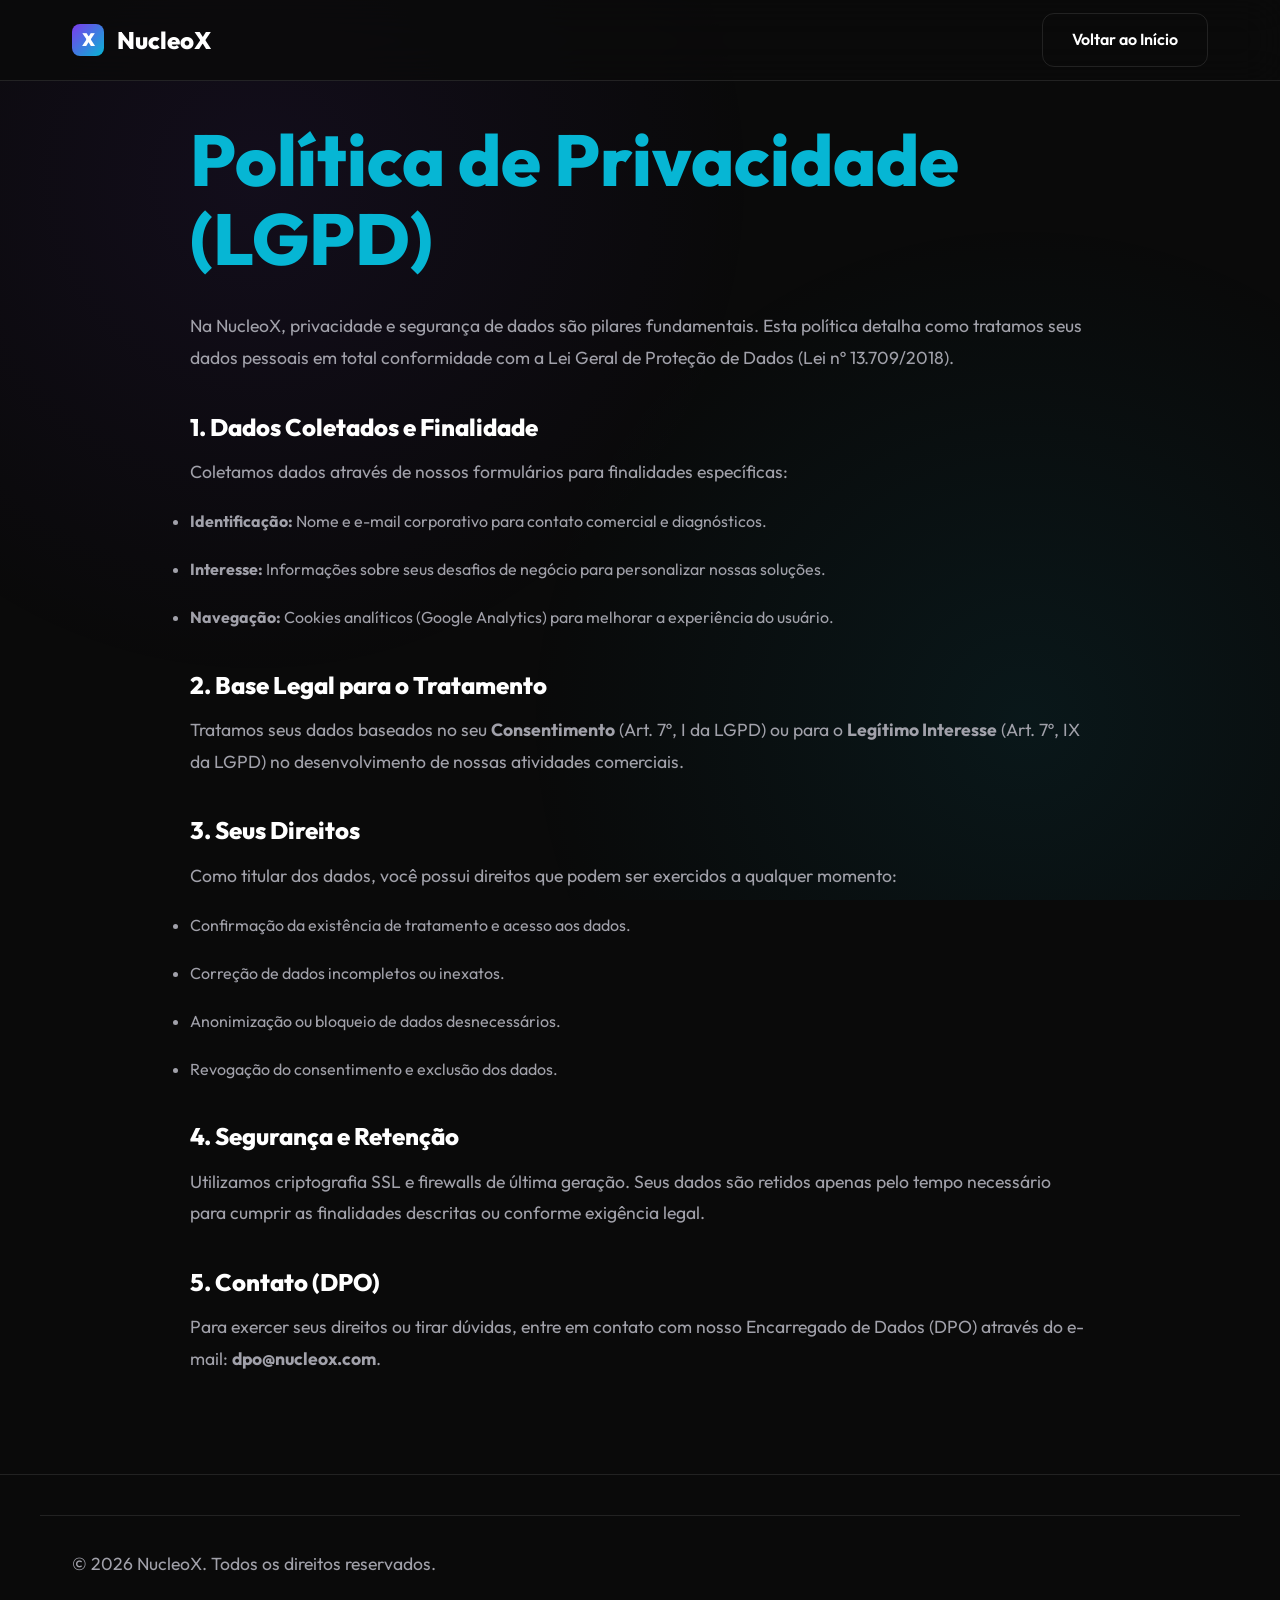
<file: privacy.html>
<!DOCTYPE html>
<html lang="pt-BR">
<head>
    <meta charset="UTF-8">
    <meta name="viewport" content="width=device-width, initial-scale=1.0">
    <title>Política de Privacidade | NucleoX</title>
    <link href="https://fonts.googleapis.com/css2?family=Outfit:wght@300;400;600;800&display=swap" rel="stylesheet">
    <link rel="stylesheet" href="style.css">
    <style>
        .legal-content { padding: 120px 0 80px; max-width: 900px; margin: 0 auto; cursor: default !important; }
        .legal-content * { cursor: default !important; }
        h1 { margin-bottom: 2rem; color: var(--secondary); }
        h2 { margin-top: 2.5rem; margin-bottom: 1rem; font-size: 1.5rem; color: var(--text-main); }
        p, li { margin-bottom: 1.2rem; line-height: 1.8; color: var(--text-dim); }
        .back-nav { position: fixed; top: 0; width: 100%; background: rgba(10,10,10,0.8); backdrop-filter: blur(20px); z-index: 100; border-bottom: 1px solid var(--glass-border); }
    </style>
</head>
<body>
    <div class="glow-bg"></div>
    <div class="back-nav">
        <div class="container" style="display: flex; justify-content: space-between; align-items: center; height: 80px;">
            <div class="logo"><span class="logo-icon"></span><span class="logo-text">NucleoX</span></div>
            <a href="index.html" class="btn-secondary">Voltar ao Início</a>
        </div>
    </div>

    <div class="container">
        <article class="legal-content">
            <h1>Política de Privacidade (LGPD)</h1>
            <p>Na NucleoX, privacidade e segurança de dados são pilares fundamentais. Esta política detalha como tratamos seus dados pessoais em total conformidade com a Lei Geral de Proteção de Dados (Lei nº 13.709/2018).</p>
            
            <h2>1. Dados Coletados e Finalidade</h2>
            <p>Coletamos dados através de nossos formulários para finalidades específicas:</p>
            <ul>
                <li><strong>Identificação:</strong> Nome e e-mail corporativo para contato comercial e diagnósticos.</li>
                <li><strong>Interesse:</strong> Informações sobre seus desafios de negócio para personalizar nossas soluções.</li>
                <li><strong>Navegação:</strong> Cookies analíticos (Google Analytics) para melhorar a experiência do usuário.</li>
            </ul>
            
            <h2>2. Base Legal para o Tratamento</h2>
            <p>Tratamos seus dados baseados no seu <strong>Consentimento</strong> (Art. 7º, I da LGPD) ou para o <strong>Legítimo Interesse</strong> (Art. 7º, IX da LGPD) no desenvolvimento de nossas atividades comerciais.</p>
            
            <h2>3. Seus Direitos</h2>
            <p>Como titular dos dados, você possui direitos que podem ser exercidos a qualquer momento:</p>
            <ul>
                <li>Confirmação da existência de tratamento e acesso aos dados.</li>
                <li>Correção de dados incompletos ou inexatos.</li>
                <li>Anonimização ou bloqueio de dados desnecessários.</li>
                <li>Revogação do consentimento e exclusão dos dados.</li>
            </ul>
            
            <h2>4. Segurança e Retenção</h2>
            <p>Utilizamos criptografia SSL e firewalls de última geração. Seus dados são retidos apenas pelo tempo necessário para cumprir as finalidades descritas ou conforme exigência legal.</p>
            
            <h2>5. Contato (DPO)</h2>
            <p>Para exercer seus direitos ou tirar dúvidas, entre em contato com nosso Encarregado de Dados (DPO) através do e-mail: <strong>dpo@nucleox.com</strong>.</p>
        </article>
    </div>

    <footer style="padding: 40px 0; border-top: 1px solid var(--glass-border);">
        <div class="container footer-bottom">
            <p>&copy; 2026 NucleoX. Todos os direitos reservados.</p>
        </div>
    </footer>
    <script src="script.js"></script>
</body>
</html>
</file>
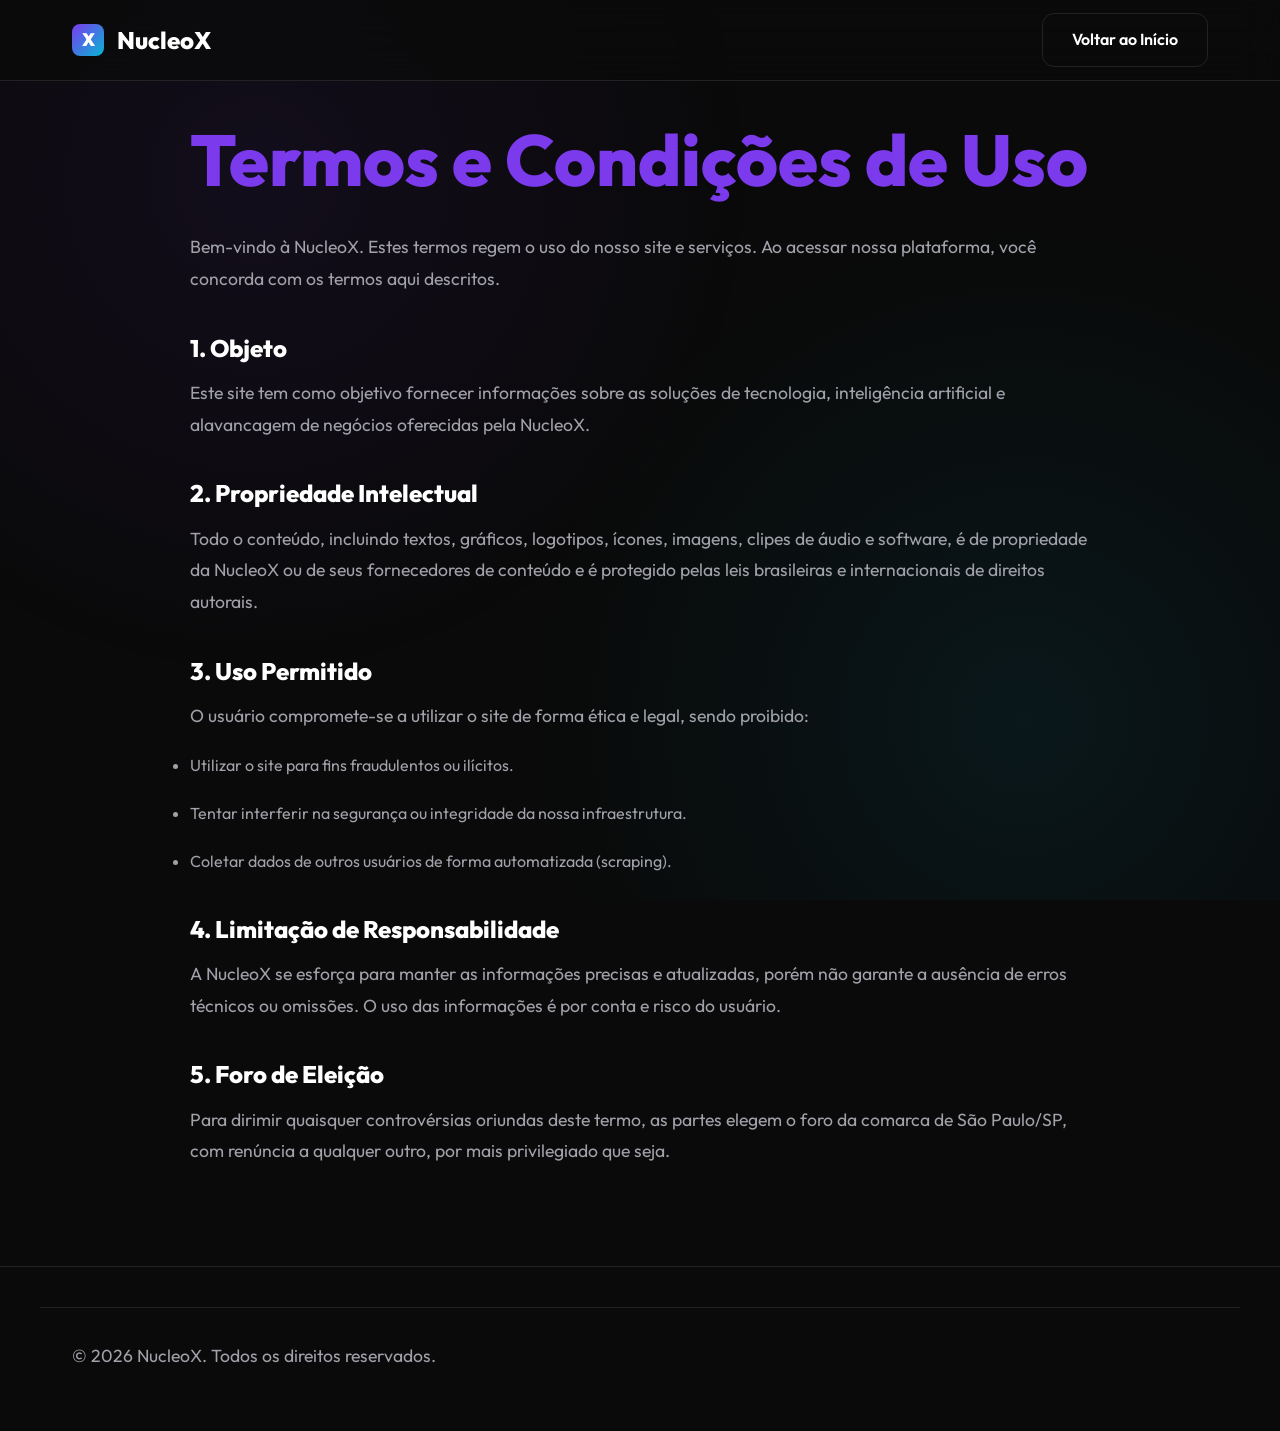
<file: terms.html>
<!DOCTYPE html>
<html lang="pt-BR">
<head>
    <meta charset="UTF-8">
    <meta name="viewport" content="width=device-width, initial-scale=1.0">
    <title>Termos de Uso | NucleoX</title>
    <link href="https://fonts.googleapis.com/css2?family=Outfit:wght@300;400;600;800&display=swap" rel="stylesheet">
    <link rel="stylesheet" href="style.css">
    <style>
        .legal-content { padding: 120px 0 80px; max-width: 900px; margin: 0 auto; cursor: default !important; }
        .legal-content * { cursor: default !important; }
        h1 { margin-bottom: 2rem; color: var(--primary); }
        h2 { margin-top: 2.5rem; margin-bottom: 1rem; font-size: 1.5rem; color: var(--text-main); }
        p, li { margin-bottom: 1.2rem; line-height: 1.8; color: var(--text-dim); }
        .back-nav { position: fixed; top: 0; width: 100%; background: rgba(10,10,10,0.8); backdrop-filter: blur(20px); z-index: 100; border-bottom: 1px solid var(--glass-border); }
    </style>
</head>
<body>
    <div class="glow-bg"></div>
    <div class="back-nav">
        <div class="container" style="display: flex; justify-content: space-between; align-items: center; height: 80px;">
            <div class="logo"><span class="logo-icon"></span><span class="logo-text">NucleoX</span></div>
            <a href="index.html" class="btn-secondary">Voltar ao Início</a>
        </div>
    </div>

    <div class="container">
        <article class="legal-content">
            <h1>Termos e Condições de Uso</h1>
            <p>Bem-vindo à NucleoX. Estes termos regem o uso do nosso site e serviços. Ao acessar nossa plataforma, você concorda com os termos aqui descritos.</p>
            
            <h2>1. Objeto</h2>
            <p>Este site tem como objetivo fornecer informações sobre as soluções de tecnologia, inteligência artificial e alavancagem de negócios oferecidas pela NucleoX.</p>
            
            <h2>2. Propriedade Intelectual</h2>
            <p>Todo o conteúdo, incluindo textos, gráficos, logotipos, ícones, imagens, clipes de áudio e software, é de propriedade da NucleoX ou de seus fornecedores de conteúdo e é protegido pelas leis brasileiras e internacionais de direitos autorais.</p>
            
            <h2>3. Uso Permitido</h2>
            <p>O usuário compromete-se a utilizar o site de forma ética e legal, sendo proibido:</p>
            <ul>
                <li>Utilizar o site para fins fraudulentos ou ilícitos.</li>
                <li>Tentar interferir na segurança ou integridade da nossa infraestrutura.</li>
                <li>Coletar dados de outros usuários de forma automatizada (scraping).</li>
            </ul>
            
            <h2>4. Limitação de Responsabilidade</h2>
            <p>A NucleoX se esforça para manter as informações precisas e atualizadas, porém não garante a ausência de erros técnicos ou omissões. O uso das informações é por conta e risco do usuário.</p>
            
            <h2>5. Foro de Eleição</h2>
            <p>Para dirimir quaisquer controvérsias oriundas deste termo, as partes elegem o foro da comarca de São Paulo/SP, com renúncia a qualquer outro, por mais privilegiado que seja.</p>
        </article>
    </div>

    <footer style="padding: 40px 0; border-top: 1px solid var(--glass-border);">
        <div class="container footer-bottom">
            <p>&copy; 2026 NucleoX. Todos os direitos reservados.</p>
        </div>
    </footer>
    <script src="script.js"></script>
</body>
</html>
</file>
<file: style.css>
:root {
    --bg-dark: #0a0a0a;
    --bg-card: rgba(255, 255, 255, 0.03);
    --primary: #7c3aed;
    --primary-glow: rgba(124, 58, 237, 0.4);
    --secondary: #06b6d4;
    --secondary-glow: rgba(6, 182, 212, 0.4);
    --text-main: #ffffff;
    --text-dim: #a1a1aa;
    --glass-border: rgba(255, 255, 255, 0.1);
    --nav-height: 80px;
    --container-width: 1200px;
    --transition: all 0.4s cubic-bezier(0.23, 1, 0.32, 1);
}

.scarcity-bar {
    background: linear-gradient(90deg, #ff5f56, #ffbd2e);
    color: #000;
    text-align: center;
    padding: 10px 0;
    font-size: 0.9rem;
    font-weight: 700;
    position: sticky;
    top: 0;
    z-index: 2001;
    box-shadow: 0 4px 15px rgba(0,0,0,0.3);
}

.scarcity-bar strong { text-decoration: underline; }

* { margin: 0; padding: 0; box-sizing: border-box; }

/* Custom Cursor - Hidden on mobile */
@media (hover: hover) and (pointer: fine) {
    body { cursor: none !important; }
    * { cursor: none !important; }
    .custom-cursor {
        width: 20px; height: 20px; border: 2px solid var(--primary);
        border-radius: 50%; position: fixed; pointer-events: none;
        z-index: 9999; transition: transform 0.1s ease-out; mix-blend-mode: difference;
    }
    .custom-cursor-dot {
        width: 4px; height: 4px; background: var(--secondary);
        border-radius: 50%; position: fixed; pointer-events: none; z-index: 9999;
    }
}

@media (hover: none) {
    .custom-cursor, .custom-cursor-dot { display: none; }
}

html { scroll-behavior: smooth; }

body {
    font-family: 'Outfit', sans-serif;
    background-color: var(--bg-dark);
    color: var(--text-main);
    line-height: 1.6;
    overflow-x: hidden;
}

.container { max-width: var(--container-width); margin: 0 auto; padding: 0 2rem; }

/* Background Glow */
.glow-bg {
    position: fixed; top: 0; left: 0; width: 100%; height: 100%;
    background: 
        radial-gradient(circle at 20% 20%, rgba(124, 58, 237, 0.08) 0%, transparent 40%),
        radial-gradient(circle at 80% 80%, rgba(6, 182, 212, 0.08) 0%, transparent 40%);
    z-index: -1; pointer-events: none;
}

h1, h2, h3 { font-weight: 800; line-height: 1.1; }
h1 { font-size: clamp(2.5rem, 8vw, 4.5rem); margin-bottom: 1.5rem; }
h1 span, h2 span {
    background: linear-gradient(90deg, var(--primary), var(--secondary));
    -webkit-background-clip: text;
    -webkit-text-fill-color: transparent;
}
h2 { font-size: clamp(2rem, 5vw, 3rem); margin-bottom: 1rem; }
p { color: var(--text-dim); font-size: 1.1rem; }

.hero-text h1 { margin-bottom: 2rem; }
.hero-text p { margin-bottom: 3.5rem; line-height: 1.7; max-width: 600px; }
.hero-btns { display: flex; gap: 1.5rem; margin-bottom: 4rem; flex-wrap: wrap; }

/* Navbar */
#navbar {
    height: var(--nav-height); position: sticky; top: 40px; width: 100%; z-index: 2000;
    background: rgba(10, 10, 10, 0.7); backdrop-filter: blur(25px);
    border-bottom: 1px solid var(--glass-border); transition: var(--transition);
}

.nav-content { height: 100%; display: flex; justify-content: space-between; align-items: center; }
.logo { display: flex; align-items: center; gap: 0.8rem; font-weight: 800; font-size: 1.5rem; }
.logo-icon {
    width: 32px; height: 32px; background: linear-gradient(135deg, var(--primary), var(--secondary));
    border-radius: 8px; position: relative; animation: pulse 2s infinite;
    display: flex; align-items: center; justify-content: center;
}
.logo-icon::after {
    content: 'X'; color: white; font-size: 18px; font-weight: 900;
}
@keyframes pulse {
    0% { transform: scale(1); box-shadow: 0 0 0 0 var(--primary-glow); }
    70% { transform: scale(1.05); box-shadow: 0 0 0 10px transparent; }
    100% { transform: scale(1); box-shadow: 0 0 0 0 transparent; }
}

.nav-links { display: flex; list-style: none; gap: 2.5rem; align-items: center; }
.nav-links a { text-decoration: none; color: var(--text-dim); font-weight: 500; transition: var(--transition); }
.nav-links a:hover { color: var(--text-main); transform: translateY(-2px); }

.menu-toggle { display: none; font-size: 1.5rem; color: white; cursor: pointer; }

@media (max-width: 768px) {
    #navbar { top: 35px; }
    .menu-toggle { display: block; }
    .nav-links {
        position: absolute; top: var(--nav-height); left: 0; width: 100%;
        background: rgba(10, 10, 10, 0.95); backdrop-filter: blur(25px);
        flex-direction: column; padding: 2rem; gap: 1.5rem;
        border-bottom: 1px solid var(--glass-border);
        transform: translateY(-100%); opacity: 0; pointer-events: none;
        transition: 0.4s cubic-bezier(0.23, 1, 0.32, 1);
    }
    .nav-links.active { transform: translateY(0); opacity: 1; pointer-events: all; }
}

/* Buttons */
.btn-primary {
    background: var(--primary); color: white !important;
    padding: 0.8rem 1.8rem; border-radius: 12px; font-weight: 600;
    box-shadow: 0 4px 15px var(--primary-glow); transition: var(--transition); border: none;
}
.btn-primary:hover { transform: translateY(-3px) scale(1.02); box-shadow: 0 10px 30px var(--primary-glow); }

.btn-secondary {
    background: transparent; color: var(--text-main);
    padding: 0.8rem 1.8rem; border-radius: 12px; font-weight: 600;
    border: 1px solid var(--glass-border); transition: var(--transition); text-decoration: none;
}
.btn-secondary:hover { background: var(--bg-card); transform: translateY(-2px); border-color: var(--secondary); }

/* Hero */
.hero { padding: 10rem 0 6rem; min-height: 100vh; display: flex; align-items: center; }
.hero-grid { display: grid; grid-template-columns: 1.2fr 0.8fr; gap: 4rem; align-items: center; }

@media (max-width: 992px) {
    .hero-grid { grid-template-columns: 1fr; text-align: center; gap: 3rem; }
    .hero-text p { margin: 0 auto 2.5rem; }
    .hero-btns { justify-content: center; }
}

/* 3D NUCLEUS */
.hero-visual { perspective: 1000px; display: flex; justify-content: center; }
.nucleus-container {
    width: 300px; height: 300px; position: relative; transform-style: preserve-3d;
    animation: rotate-nucleus 20s linear infinite;
}
@media (max-width: 768px) {
    .nucleus-container { width: 200px; height: 200px; }
}

.nucleus-core {
    position: absolute; top: 50%; left: 50%; width: 60px; height: 60px;
    background: radial-gradient(circle, #fff 0%, var(--primary) 60%, var(--bg-dark) 100%);
    border-radius: 50%; transform: translate(-50%, -50%);
    box-shadow: 0 0 50px var(--primary), 0 0 100px var(--primary-glow);
}
@media (max-width: 768px) { .nucleus-core { width: 40px; height: 40px; } }

.nucleus-ring { position: absolute; top: 0; left: 0; width: 100%; height: 100%; border: 2px solid var(--glass-border); border-radius: 50%; transform-style: preserve-3d; }
.ring-1 { transform: rotateX(45deg) rotateY(45deg); border-color: var(--primary); box-shadow: 0 0 20px var(--primary-glow); animation: rotate-ring-1 10s linear infinite; }
.ring-2 { transform: rotateX(-45deg) rotateY(45deg); border-color: var(--secondary); box-shadow: 0 0 20px var(--secondary-glow); animation: rotate-ring-2 15s linear infinite; }
.ring-3 { transform: rotateX(90deg) rotateY(0deg); border-color: var(--text-main); opacity: 0.3; animation: rotate-ring-3 20s linear infinite; }

@keyframes rotate-nucleus { 0% { transform: rotateX(0deg) rotateY(0deg); } 100% { transform: rotateX(360deg) rotateY(360deg); } }
@keyframes rotate-ring-1 { 0% { transform: rotateX(45deg) rotateY(45deg) rotateZ(0deg); } 100% { transform: rotateX(45deg) rotateY(45deg) rotateZ(360deg); } }
@keyframes rotate-ring-2 { 0% { transform: rotateX(-45deg) rotateY(45deg) rotateZ(0deg); } 100% { transform: rotateX(-45deg) rotateY(45deg) rotateZ(-360deg); } }
@keyframes rotate-ring-3 { 0% { transform: rotateX(90deg) rotateY(0deg) rotateZ(0deg); } 100% { transform: rotateX(90deg) rotateY(0deg) rotateZ(360deg); } }

/* Features & About */
.features, .about { padding: 8rem 0; }
.features-grid { display: grid; grid-template-columns: repeat(auto-fit, minmax(280px, 1fr)); gap: 2rem; }
.feature-card {
    background: var(--bg-card); border: 1px solid var(--glass-border); padding: 2.5rem; border-radius: 24px; transition: var(--transition);
}
.feature-card:hover { transform: translateY(-10px); border-color: var(--primary); background: rgba(124, 58, 237, 0.05); }

.about-content { display: grid; grid-template-columns: 1fr 1fr; gap: 6rem; align-items: center; }
@media (max-width: 992px) { .about-content { grid-template-columns: 1fr; text-align: center; } .about-image { order: 2; } }

.glass-box { 
    background: rgba(0, 0, 0, 0.6); 
    border: 1px solid var(--glass-border); 
    border-radius: 16px; 
    overflow: hidden; 
    backdrop-filter: blur(15px); 
    animation: float 6s ease-in-out infinite; 
    box-shadow: 0 25px 50px -12px rgba(0, 0, 0, 0.5), 0 0 20px var(--primary-glow);
}
@keyframes float { 0%, 100% { transform: translateY(0) rotate(0deg); } 50% { transform: translateY(-20px) rotate(1deg); } }

.glass-body { padding: 1.5rem; font-family: 'Fira Code', 'Courier New', monospace; font-size: 0.95rem; }
.code-line { display: flex; align-items: center; margin-bottom: 0.4rem; transition: var(--transition); }
.code-line:hover { background: rgba(255,255,255,0.05); }
.line-num { width: 30px; color: #4b5563; font-size: 0.8rem; user-select: none; border-right: 1px solid rgba(255,255,255,0.1); margin-right: 1rem; }

.code-keyword { color: #c084fc; font-weight: 600; text-shadow: 0 0 10px rgba(192, 132, 252, 0.4); }
.code-class { color: var(--secondary); text-shadow: 0 0 10px var(--secondary-glow); }
.code-string { color: #fbbf24; }
.code-func { color: #4ade80; text-shadow: 0 0 10px rgba(74, 222, 128, 0.4); }

/* Contact */
.contact { padding: 10rem 0; }
.contact-grid { display: grid; grid-template-columns: 1fr 1fr; gap: 4rem; align-items: center; }
@media (max-width: 768px) { .contact-grid { grid-template-columns: 1fr; } }
.contact-form-container { background: var(--bg-card); border: 1px solid var(--glass-border); padding: 3rem; border-radius: 32px; backdrop-filter: blur(20px); box-shadow: 0 20px 50px rgba(0,0,0,0.3); }
.contact-form { display: flex; flex-direction: column; gap: 1.5rem; }
.form-group { width: 100%; display: flex; flex-direction: column; gap: 0.6rem; }
.form-row { display: flex; gap: 1.5rem; }
@media (max-width: 600px) { .form-row { flex-direction: column; gap: 1.2rem; } }

.form-group label {
    font-weight: 500; font-size: 0.85rem; color: var(--text-dim);
}

.form-group input, 
.form-group textarea {
    width: 100%; background: rgba(255, 255, 255, 0.05);
    border: 1px solid var(--glass-border); border-radius: 12px;
    padding: 1rem; color: white; font-family: inherit; transition: var(--transition);
}
.footer-top { display: flex; justify-content: space-between; margin-bottom: 4rem; flex-wrap: wrap; gap: 3rem; }
.footer-links { display: flex; gap: 4rem; }
.link-group a { text-decoration: none; color: #d1d1d6; transition: var(--transition); }
.link-group a:hover { color: var(--primary); }
.footer-bottom { display: flex; justify-content: space-between; align-items: center; padding-top: 2rem; border-top: 1px solid var(--glass-border); }
.footer-social a { color: var(--text-dim); transition: var(--transition); margin-left: 1.5rem; }
.footer-social a:hover { color: var(--text-main); }

/* WhatsApp */
.whatsapp-btn { position: fixed; bottom: 2rem; right: 2rem; width: 65px; height: 65px; background: #25d366; border-radius: 50%; display: flex; align-items: center; justify-content: center; color: white; box-shadow: 0 10px 25px rgba(37, 211, 102, 0.4); z-index: 999; transition: var(--transition); }
.whatsapp-btn:hover { transform: scale(1.1) rotate(10deg); }

/* Animations */
.animate-on-scroll { opacity: 0; transform: translateY(40px); transition: opacity 1s cubic-bezier(0.23, 1, 0.32, 1), transform 1s cubic-bezier(0.23, 1, 0.32, 1); }
.animate-on-scroll.appear { opacity: 1; transform: translateY(0); }
</file>
